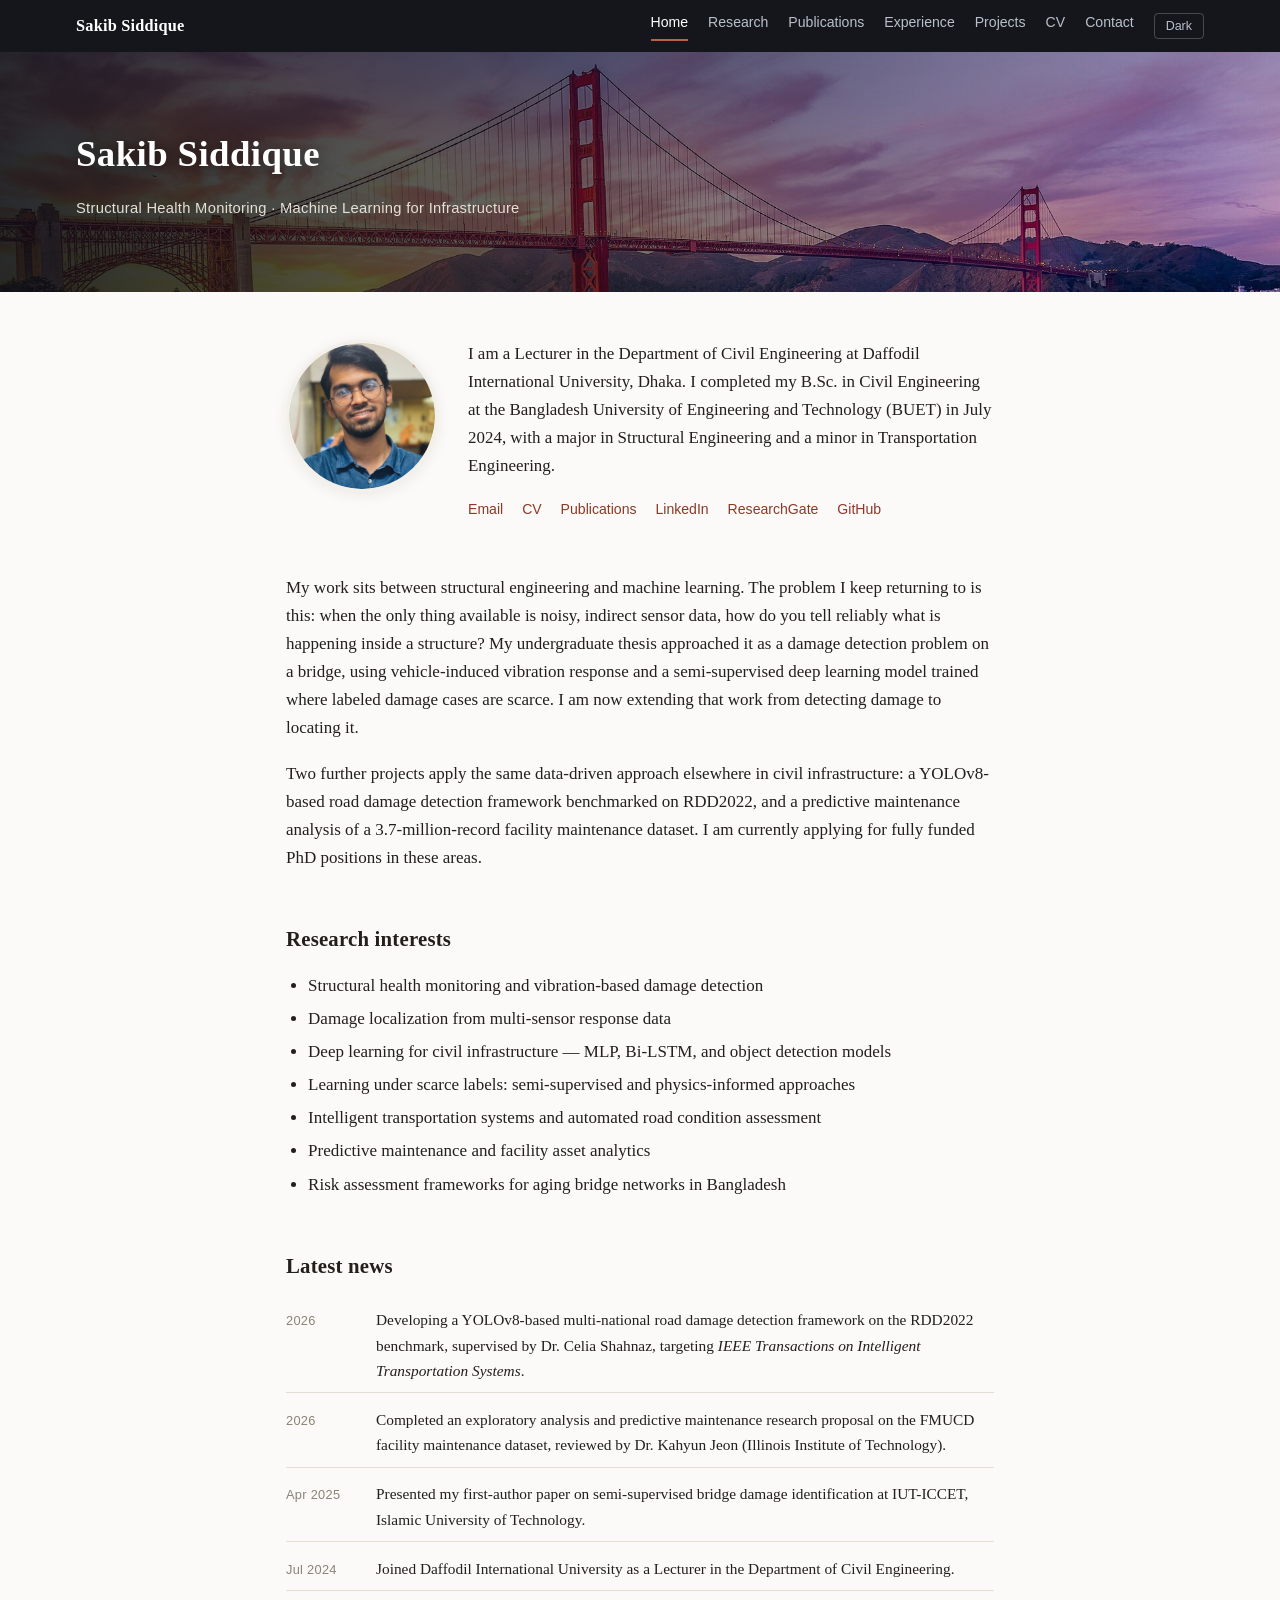
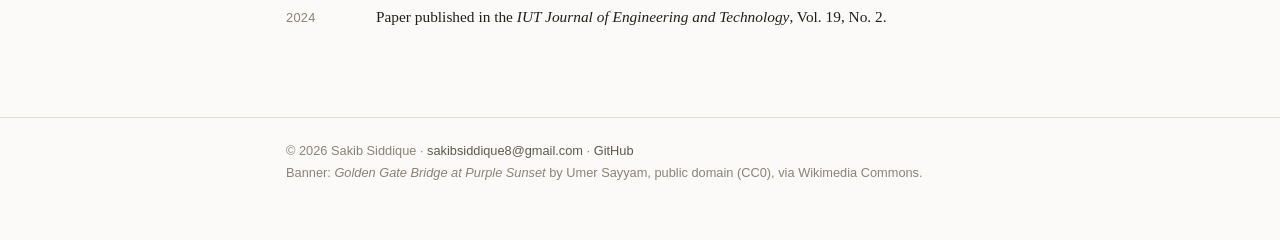
<file: index.html>
<!DOCTYPE html>
<html lang="en">
<head>
<meta charset="UTF-8">
<meta name="viewport" content="width=device-width, initial-scale=1.0">
<title>Sakib Siddique</title>
<meta name="description" content="Sakib Siddique — Lecturer in Civil Engineering at Daffodil International University. Research in structural health monitoring and machine learning for civil infrastructure.">
<link rel="stylesheet" href="assets/css/style.css">
<script>try{var t=localStorage.getItem('theme');if(t)document.documentElement.setAttribute('data-theme',t);}catch(e){}</script>
</head>
<body>

<nav class="nav">
  <div class="nav-inner">
    <a class="nav-brand" href="index.html">Sakib Siddique</a>
    <ul>
      <li><a href="index.html" aria-current="page">Home</a></li>
      <li><a href="research.html">Research</a></li>
      <li><a href="publications.html">Publications</a></li>
      <li><a href="experience.html">Experience</a></li>
      <li><a href="projects.html">Projects</a></li>
      <li><a href="cv.html">CV</a></li>
      <li><a href="contact.html">Contact</a></li>
    </ul>
    <button class="theme-toggle" type="button" onclick="toggleTheme()">Dark</button>
  </div>
</nav>

<header class="banner">
  <img src="assets/img/banner.jpg" alt="">
  <div class="banner-text">
    <h1>Sakib Siddique</h1>
    <p>Structural Health Monitoring &middot; Machine Learning for Infrastructure</p>
  </div>
</header>

<div class="wrap">
  <main>

    <div class="intro">
      <img src="assets/img/photo.jpg" alt="Sakib Siddique" onerror="this.style.display='none'">
      <div>
        <p class="lead">
          I am a Lecturer in the Department of Civil Engineering at Daffodil International
          University, Dhaka. I completed my B.Sc. in Civil Engineering at the Bangladesh
          University of Engineering and Technology (BUET) in July 2024, with a major in
          Structural Engineering and a minor in Transportation Engineering.
        </p>
        <p class="intro-links">
          <a href="mailto:sakibsiddique8@gmail.com">Email</a>
          <a href="assets/files/sakib_siddique_cv.pdf">CV</a>
          <a href="publications.html">Publications</a>
          <a href="https://www.linkedin.com/in/sakibsiddique/">LinkedIn</a>
          <a href="https://www.researchgate.net/profile/Sakib-Siddique-2/research">ResearchGate</a>
          <a href="https://github.com/sakibsiddique-ce">GitHub</a>
        </p>
      </div>
    </div>

    <p>
      My work sits between structural engineering and machine learning. The problem I keep
      returning to is this: when the only thing available is noisy, indirect sensor data, how
      do you tell reliably what is happening inside a structure? My undergraduate thesis
      approached it as a damage detection problem on a bridge, using vehicle-induced vibration
      response and a semi-supervised deep learning model trained where labeled damage cases are
      scarce. I am now extending that work from detecting damage to locating it.
    </p>

    <p>
      Two further projects apply the same data-driven approach elsewhere in civil
      infrastructure: a YOLOv8-based road damage detection framework benchmarked on RDD2022,
      and a predictive maintenance analysis of a 3.7-million-record facility maintenance
      dataset. I am currently applying for fully funded PhD positions in these areas.
    </p>

    <h2>Research interests</h2>
    <ul>
      <li>Structural health monitoring and vibration-based damage detection</li>
      <li>Damage localization from multi-sensor response data</li>
      <li>Deep learning for civil infrastructure &mdash; MLP, Bi-LSTM, and object detection models</li>
      <li>Learning under scarce labels: semi-supervised and physics-informed approaches</li>
      <li>Intelligent transportation systems and automated road condition assessment</li>
      <li>Predictive maintenance and facility asset analytics</li>
      <li>Risk assessment frameworks for aging bridge networks in Bangladesh</li>
    </ul>

    <h2>Latest news</h2>
    <ul class="news">
      <li>
        <span class="date">2026</span>
        <span>Developing a YOLOv8-based multi-national road damage detection framework on the RDD2022 benchmark, supervised by Dr. Celia Shahnaz, targeting <em>IEEE Transactions on Intelligent Transportation Systems</em>.</span>
      </li>
      <li>
        <span class="date">2026</span>
        <span>Completed an exploratory analysis and predictive maintenance research proposal on the FMUCD facility maintenance dataset, reviewed by Dr. Kahyun Jeon (Illinois Institute of Technology).</span>
      </li>
      <li>
        <span class="date">Apr 2025</span>
        <span>Presented my first-author paper on semi-supervised bridge damage identification at IUT-ICCET, Islamic University of Technology.</span>
      </li>
      <li>
        <span class="date">Jul 2024</span>
        <span>Joined Daffodil International University as a Lecturer in the Department of Civil Engineering.</span>
      </li>
      <li>
        <span class="date">2024</span>
        <span>Paper published in the <em>IUT Journal of Engineering and Technology</em>, Vol. 19, No. 2.</span>
      </li>
    </ul>

  </main>
</div>

<footer>
  <div class="wrap">
    &copy; 2026 Sakib Siddique &middot;
    <a href="mailto:sakibsiddique8@gmail.com">sakibsiddique8@gmail.com</a> &middot;
    <a href="https://github.com/sakibsiddique-ce">GitHub</a><br>
    Banner: <em>Golden Gate Bridge at Purple Sunset</em> by Umer Sayyam, public domain (CC0), via Wikimedia Commons.
  </div>
</footer>

<script src="assets/js/theme.js"></script>
</body>
</html>
</file>
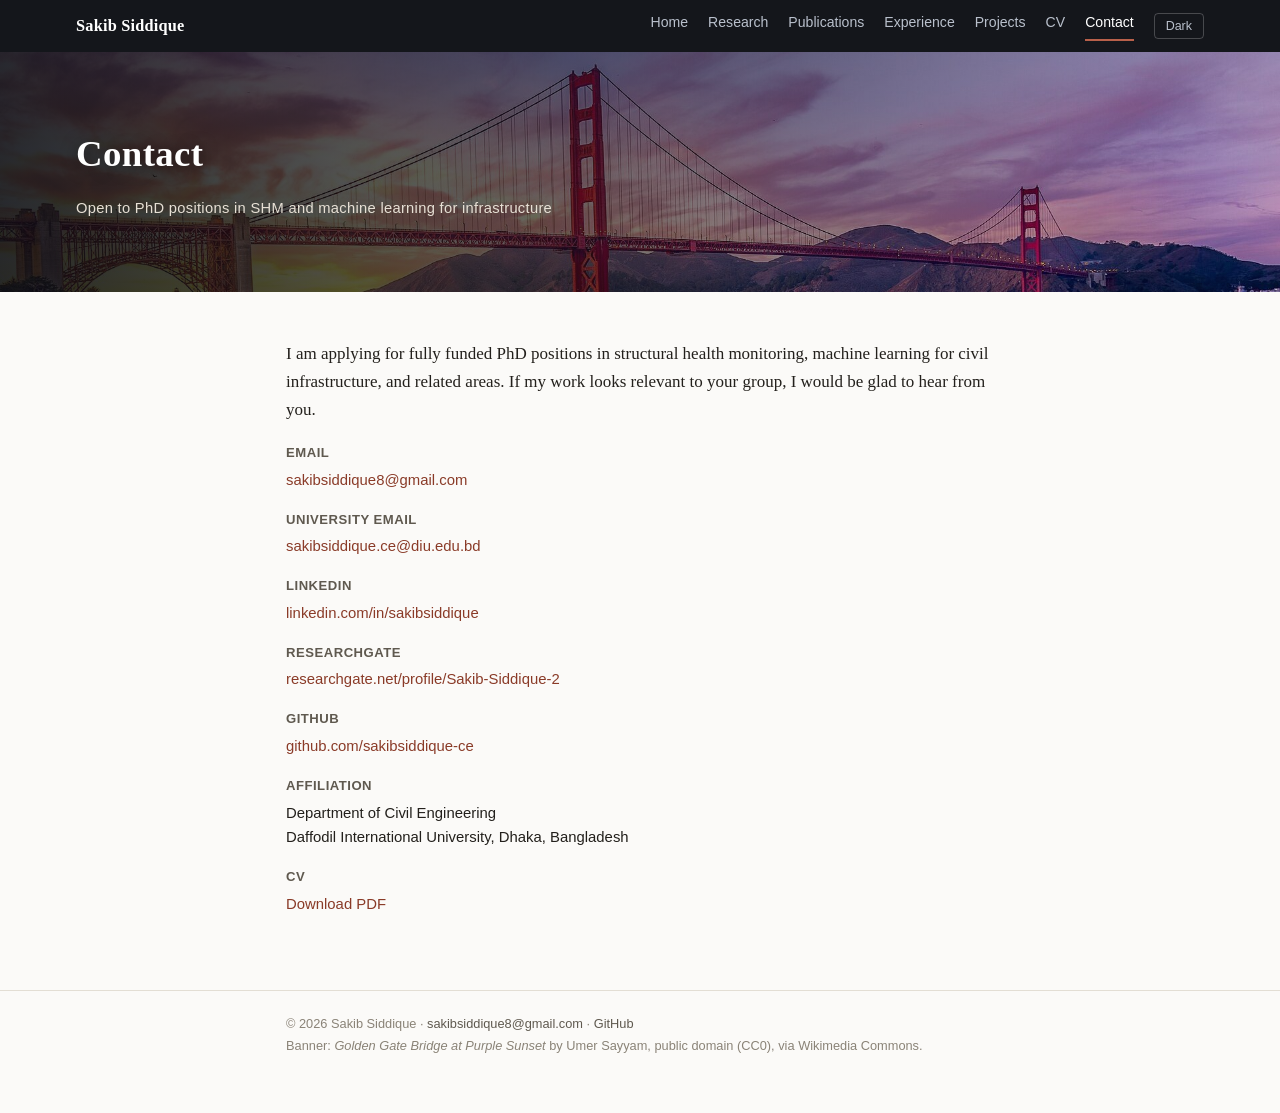
<file: contact.html>
<!DOCTYPE html>
<html lang="en">
<head>
<meta charset="UTF-8">
<meta name="viewport" content="width=device-width, initial-scale=1.0">
<title>Contact — Sakib Siddique</title>
<meta name="description" content="Contact details for Sakib Siddique, Lecturer in Civil Engineering, Daffodil International University.">
<link rel="stylesheet" href="assets/css/style.css">
<script>try{var t=localStorage.getItem('theme');if(t)document.documentElement.setAttribute('data-theme',t);}catch(e){}</script>
</head>
<body>

<nav class="nav">
  <div class="nav-inner">
    <a class="nav-brand" href="index.html">Sakib Siddique</a>
    <ul>
      <li><a href="index.html">Home</a></li>
      <li><a href="research.html">Research</a></li>
      <li><a href="publications.html">Publications</a></li>
      <li><a href="experience.html">Experience</a></li>
      <li><a href="projects.html">Projects</a></li>
      <li><a href="cv.html">CV</a></li>
      <li><a href="contact.html" aria-current="page">Contact</a></li>
    </ul>
    <button class="theme-toggle" type="button" onclick="toggleTheme()">Dark</button>
  </div>
</nav>

<header class="banner">
  <img src="assets/img/banner.jpg" alt="">
  <div class="banner-text">
    <h1>Contact</h1>
    <p>Open to PhD positions in SHM and machine learning for infrastructure</p>
  </div>
</header>

<div class="wrap">
  <main>

    <p>
      I am applying for fully funded PhD positions in structural health monitoring, machine
      learning for civil infrastructure, and related areas. If my work looks relevant to your
      group, I would be glad to hear from you.
    </p>

    <dl class="deflist">
      <dt>Email</dt>
      <dd><a href="mailto:sakibsiddique8@gmail.com">sakibsiddique8@gmail.com</a></dd>
      <dt>University email</dt>
      <dd><a href="mailto:sakibsiddique.ce@diu.edu.bd">sakibsiddique.ce@diu.edu.bd</a></dd>
      <dt>LinkedIn</dt>
      <dd><a href="https://www.linkedin.com/in/sakibsiddique/">linkedin.com/in/sakibsiddique</a></dd>
      <dt>ResearchGate</dt>
      <dd><a href="https://www.researchgate.net/profile/Sakib-Siddique-2/research">researchgate.net/profile/Sakib-Siddique-2</a></dd>
      <dt>GitHub</dt>
      <dd><a href="https://github.com/sakibsiddique-ce">github.com/sakibsiddique-ce</a></dd>
      <dt>Affiliation</dt>
      <dd>Department of Civil Engineering<br>Daffodil International University, Dhaka, Bangladesh</dd>
      <dt>CV</dt>
      <dd><a href="assets/files/sakib_siddique_cv.pdf">Download PDF</a></dd>
    </dl>

  </main>
</div>

<footer>
  <div class="wrap">
    &copy; 2026 Sakib Siddique &middot;
    <a href="mailto:sakibsiddique8@gmail.com">sakibsiddique8@gmail.com</a> &middot;
    <a href="https://github.com/sakibsiddique-ce">GitHub</a><br>
    Banner: <em>Golden Gate Bridge at Purple Sunset</em> by Umer Sayyam, public domain (CC0), via Wikimedia Commons.
  </div>
</footer>

<script src="assets/js/theme.js"></script>
</body>
</html>
</file>
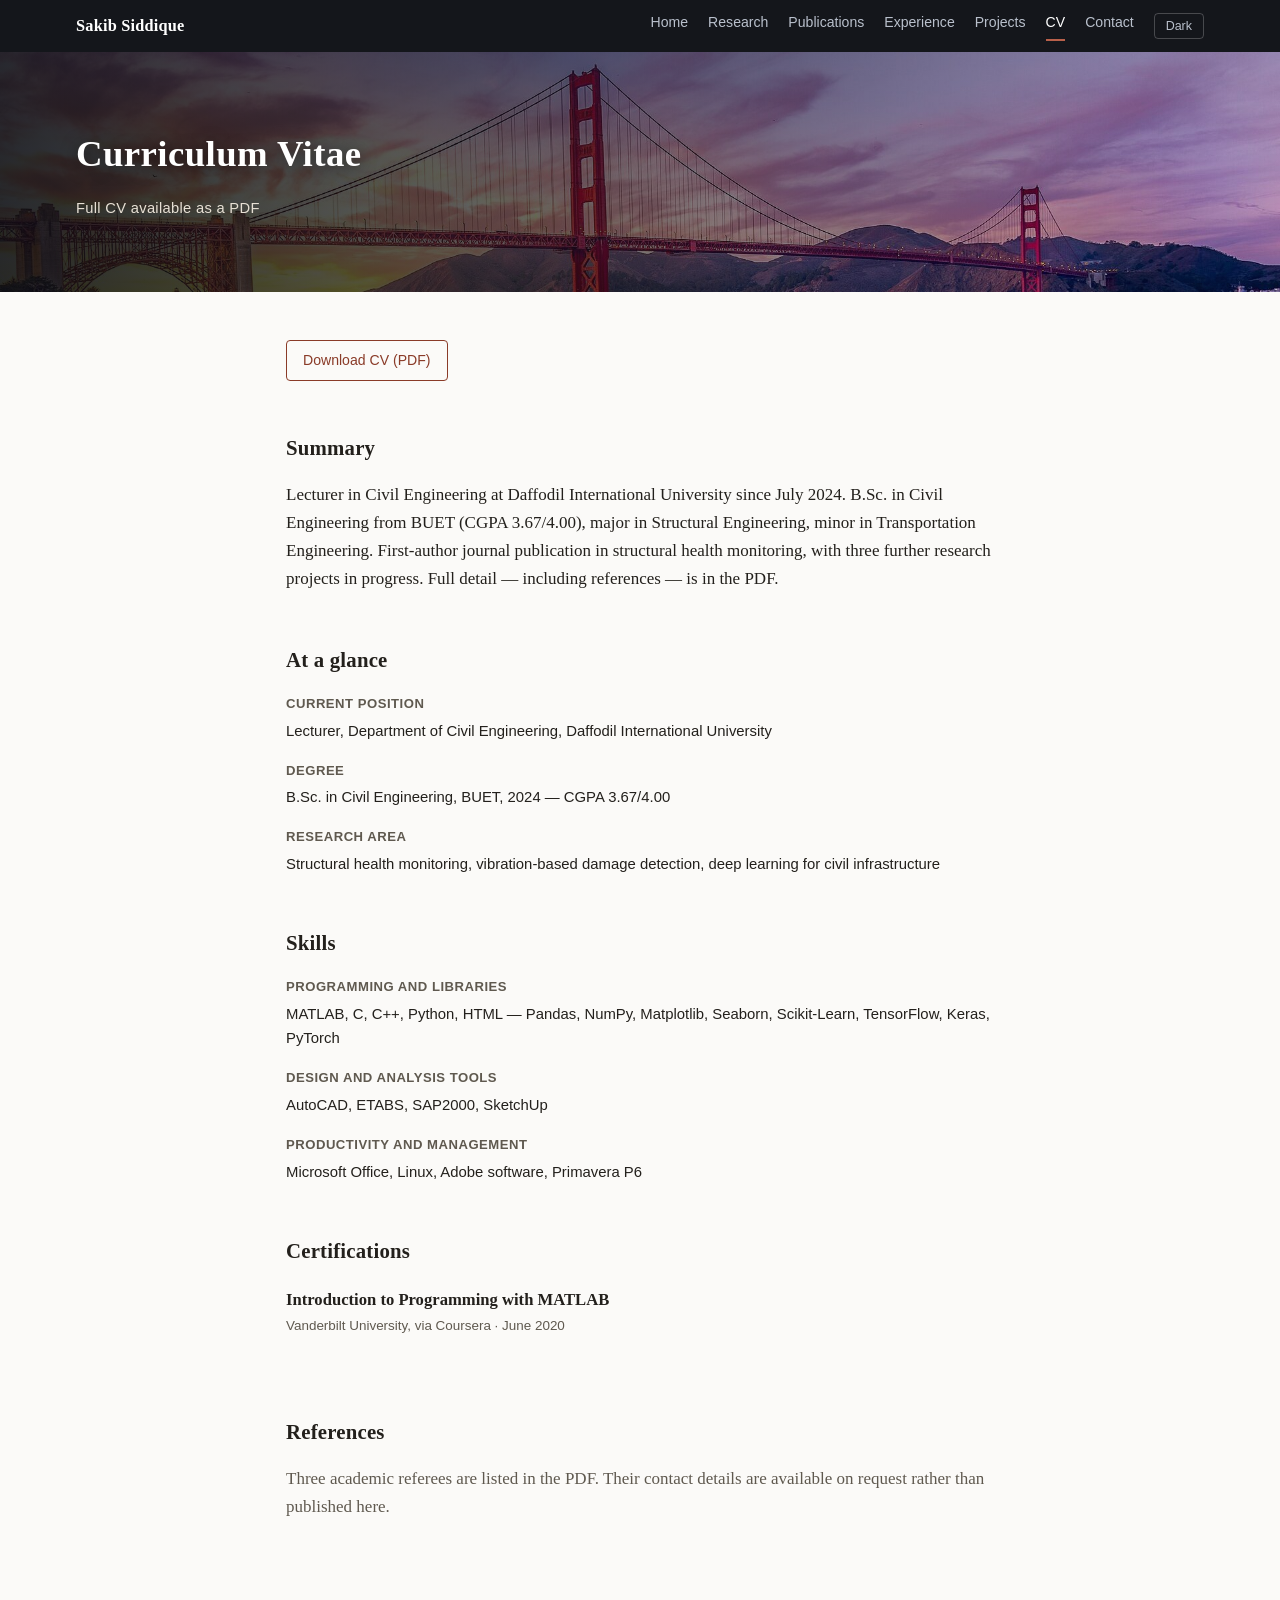
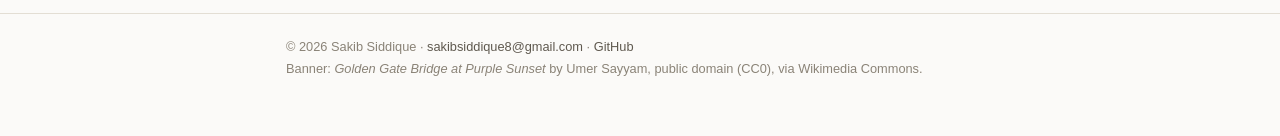
<file: cv.html>
<!DOCTYPE html>
<html lang="en">
<head>
<meta charset="UTF-8">
<meta name="viewport" content="width=device-width, initial-scale=1.0">
<title>CV — Sakib Siddique</title>
<meta name="description" content="Curriculum vitae of Sakib Siddique, Lecturer in Civil Engineering.">
<link rel="stylesheet" href="assets/css/style.css">
<script>try{var t=localStorage.getItem('theme');if(t)document.documentElement.setAttribute('data-theme',t);}catch(e){}</script>
</head>
<body>

<nav class="nav">
  <div class="nav-inner">
    <a class="nav-brand" href="index.html">Sakib Siddique</a>
    <ul>
      <li><a href="index.html">Home</a></li>
      <li><a href="research.html">Research</a></li>
      <li><a href="publications.html">Publications</a></li>
      <li><a href="experience.html">Experience</a></li>
      <li><a href="projects.html">Projects</a></li>
      <li><a href="cv.html" aria-current="page">CV</a></li>
      <li><a href="contact.html">Contact</a></li>
    </ul>
    <button class="theme-toggle" type="button" onclick="toggleTheme()">Dark</button>
  </div>
</nav>

<header class="banner">
  <img src="assets/img/banner.jpg" alt="">
  <div class="banner-text">
    <h1>Curriculum Vitae</h1>
    <p>Full CV available as a PDF</p>
  </div>
</header>

<div class="wrap">
  <main>

    <p><a class="btn" href="assets/files/sakib_siddique_cv.pdf">Download CV (PDF)</a></p>

    <h2>Summary</h2>
    <p>
      Lecturer in Civil Engineering at Daffodil International University since July 2024.
      B.Sc. in Civil Engineering from BUET (CGPA 3.67/4.00), major in Structural Engineering,
      minor in Transportation Engineering. First-author journal publication in structural health
      monitoring, with three further research projects in progress. Full detail &mdash;
      including references &mdash; is in the PDF.
    </p>

    <h2>At a glance</h2>
    <dl class="deflist">
      <dt>Current position</dt>
      <dd>Lecturer, Department of Civil Engineering, Daffodil International University</dd>
      <dt>Degree</dt>
      <dd>B.Sc. in Civil Engineering, BUET, 2024 &mdash; CGPA 3.67/4.00</dd>
      <dt>Research area</dt>
      <dd>Structural health monitoring, vibration-based damage detection, deep learning for civil infrastructure</dd>
    </dl>

    <h2>Skills</h2>
    <dl class="deflist">
      <dt>Programming and libraries</dt>
      <dd>MATLAB, C, C++, Python, HTML &mdash; Pandas, NumPy, Matplotlib, Seaborn, Scikit-Learn, TensorFlow, Keras, PyTorch</dd>
      <dt>Design and analysis tools</dt>
      <dd>AutoCAD, ETABS, SAP2000, SketchUp</dd>
      <dt>Productivity and management</dt>
      <dd>Microsoft Office, Linux, Adobe software, Primavera P6</dd>
    </dl>

    <h2>Certifications</h2>

    <div class="entry">
      <h3>Introduction to Programming with MATLAB</h3>
      <div class="meta">Vanderbilt University, via Coursera &middot; June 2020</div>
    </div>

    <h2>References</h2>
    <p class="muted">
      Three academic referees are listed in the PDF. Their contact details are available on
      request rather than published here.
    </p>

  </main>
</div>

<footer>
  <div class="wrap">
    &copy; 2026 Sakib Siddique &middot;
    <a href="mailto:sakibsiddique8@gmail.com">sakibsiddique8@gmail.com</a> &middot;
    <a href="https://github.com/sakibsiddique-ce">GitHub</a><br>
    Banner: <em>Golden Gate Bridge at Purple Sunset</em> by Umer Sayyam, public domain (CC0), via Wikimedia Commons.
  </div>
</footer>

<script src="assets/js/theme.js"></script>
</body>
</html>
</file>
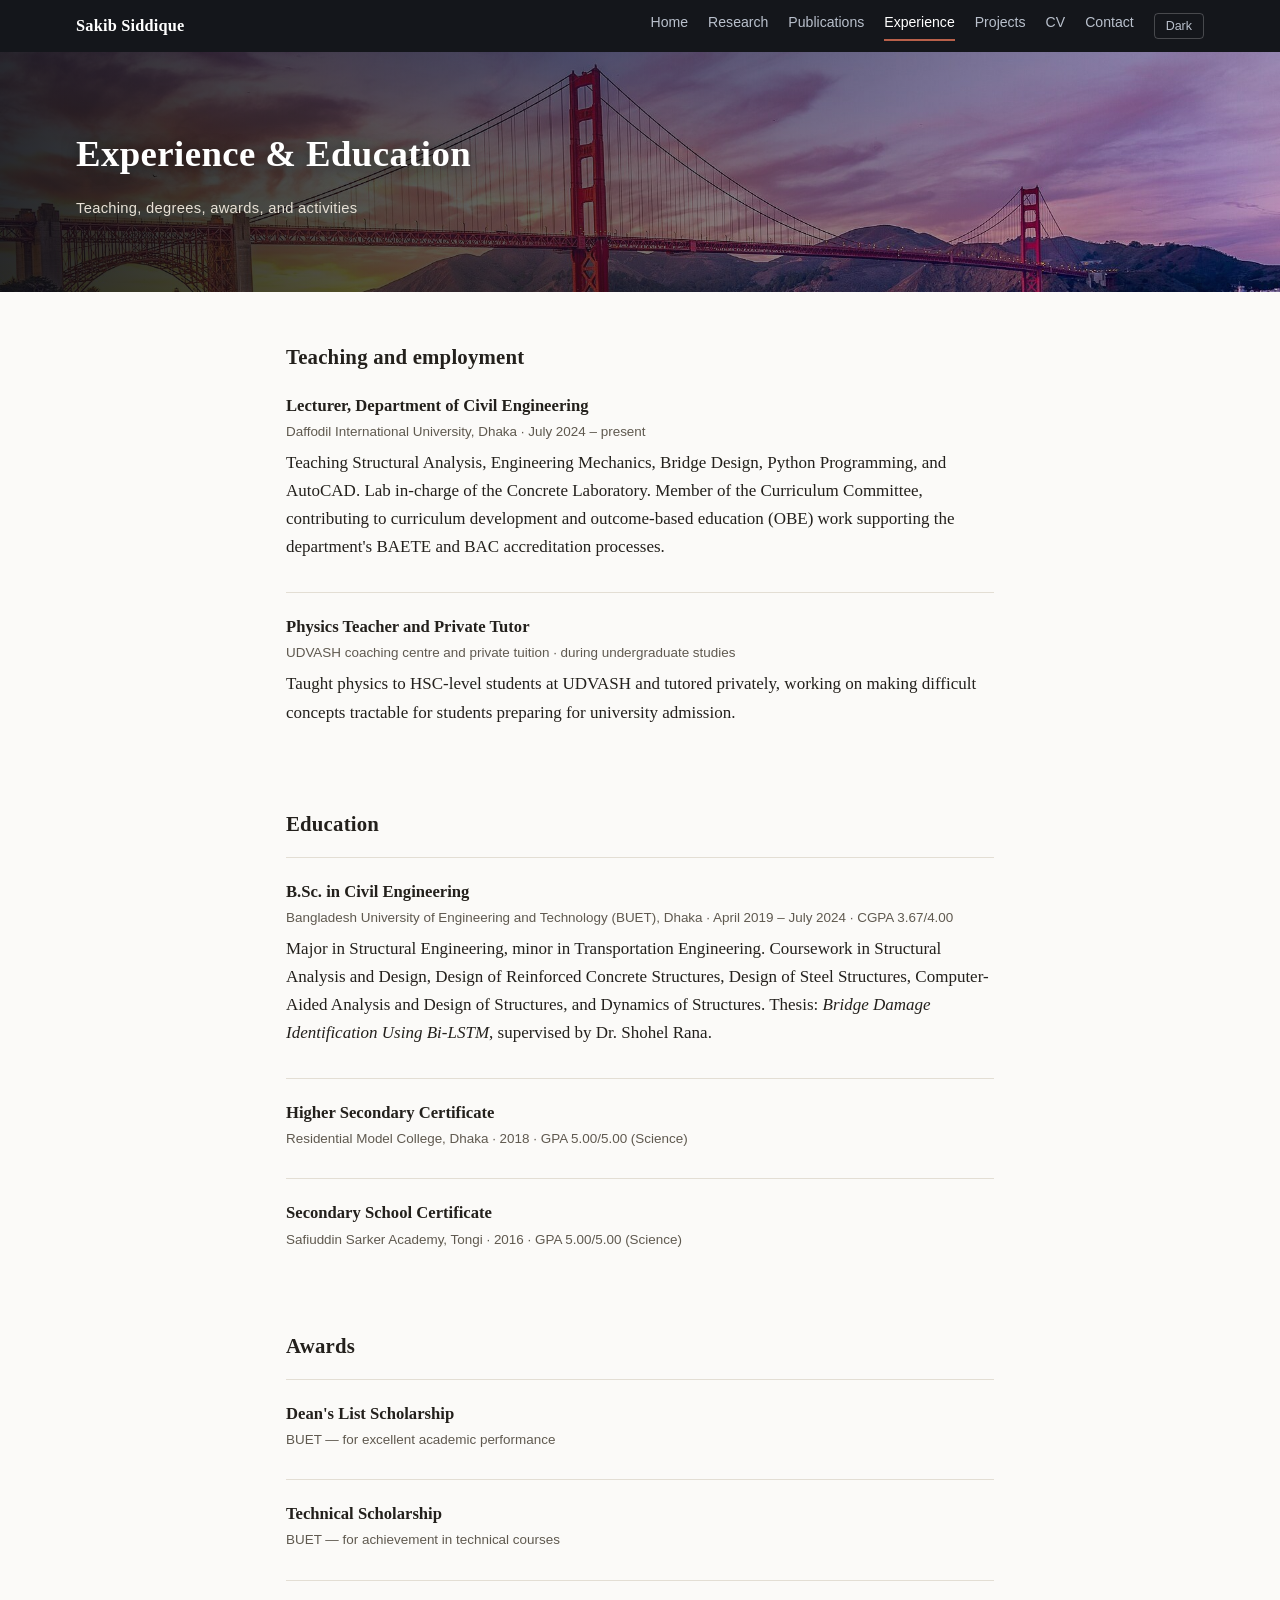
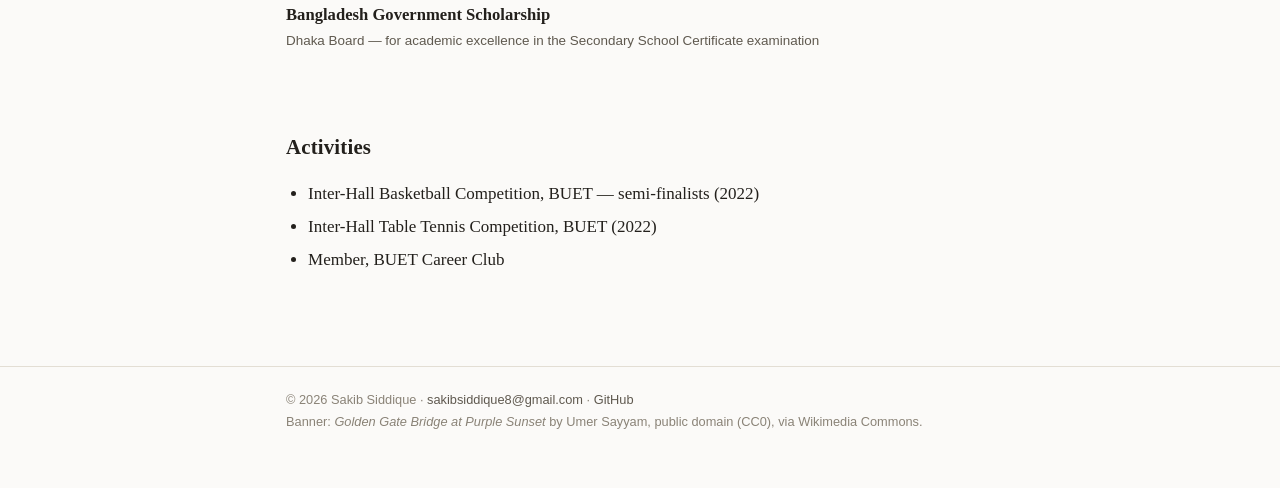
<file: experience.html>
<!DOCTYPE html>
<html lang="en">
<head>
<meta charset="UTF-8">
<meta name="viewport" content="width=device-width, initial-scale=1.0">
<title>Experience &amp; Education — Sakib Siddique</title>
<meta name="description" content="Teaching experience, education, awards, and activities of Sakib Siddique.">
<link rel="stylesheet" href="assets/css/style.css">
<script>try{var t=localStorage.getItem('theme');if(t)document.documentElement.setAttribute('data-theme',t);}catch(e){}</script>
</head>
<body>

<nav class="nav">
  <div class="nav-inner">
    <a class="nav-brand" href="index.html">Sakib Siddique</a>
    <ul>
      <li><a href="index.html">Home</a></li>
      <li><a href="research.html">Research</a></li>
      <li><a href="publications.html">Publications</a></li>
      <li><a href="experience.html" aria-current="page">Experience</a></li>
      <li><a href="projects.html">Projects</a></li>
      <li><a href="cv.html">CV</a></li>
      <li><a href="contact.html">Contact</a></li>
    </ul>
    <button class="theme-toggle" type="button" onclick="toggleTheme()">Dark</button>
  </div>
</nav>

<header class="banner">
  <img src="assets/img/banner.jpg" alt="">
  <div class="banner-text">
    <h1>Experience &amp; Education</h1>
    <p>Teaching, degrees, awards, and activities</p>
  </div>
</header>

<div class="wrap">
  <main>

    <h2>Teaching and employment</h2>

    <div class="entry">
      <h3>Lecturer, Department of Civil Engineering</h3>
      <div class="meta">Daffodil International University, Dhaka &middot; July 2024 &ndash; present</div>
      <p>
        Teaching Structural Analysis, Engineering Mechanics, Bridge Design, Python Programming,
        and AutoCAD. Lab in-charge of the Concrete Laboratory. Member of the Curriculum
        Committee, contributing to curriculum development and outcome-based education (OBE) work
        supporting the department's BAETE and BAC accreditation processes.
      </p>
    </div>

    <div class="entry">
      <h3>Physics Teacher and Private Tutor</h3>
      <div class="meta">UDVASH coaching centre and private tuition &middot; during undergraduate studies</div>
      <p>
        Taught physics to HSC-level students at UDVASH and tutored privately, working on making
        difficult concepts tractable for students preparing for university admission.
      </p>
    </div>

    <h2>Education</h2>

    <div class="entry">
      <h3>B.Sc. in Civil Engineering</h3>
      <div class="meta">Bangladesh University of Engineering and Technology (BUET), Dhaka &middot; April 2019 &ndash; July 2024 &middot; CGPA 3.67/4.00</div>
      <p>
        Major in Structural Engineering, minor in Transportation Engineering. Coursework in
        Structural Analysis and Design, Design of Reinforced Concrete Structures, Design of Steel
        Structures, Computer-Aided Analysis and Design of Structures, and Dynamics of Structures.
        Thesis: <em>Bridge Damage Identification Using Bi-LSTM</em>, supervised by Dr. Shohel Rana.
      </p>
    </div>

    <div class="entry">
      <h3>Higher Secondary Certificate</h3>
      <div class="meta">Residential Model College, Dhaka &middot; 2018 &middot; GPA 5.00/5.00 (Science)</div>
    </div>

    <div class="entry">
      <h3>Secondary School Certificate</h3>
      <div class="meta">Safiuddin Sarker Academy, Tongi &middot; 2016 &middot; GPA 5.00/5.00 (Science)</div>
    </div>

    <h2>Awards</h2>

    <div class="entry">
      <h3>Dean's List Scholarship</h3>
      <div class="meta">BUET &mdash; for excellent academic performance</div>
    </div>

    <div class="entry">
      <h3>Technical Scholarship</h3>
      <div class="meta">BUET &mdash; for achievement in technical courses</div>
    </div>

    <div class="entry">
      <h3>Bangladesh Government Scholarship</h3>
      <div class="meta">Dhaka Board &mdash; for academic excellence in the Secondary School Certificate examination</div>
    </div>

    <h2>Activities</h2>
    <ul>
      <li>Inter-Hall Basketball Competition, BUET &mdash; semi-finalists (2022)</li>
      <li>Inter-Hall Table Tennis Competition, BUET (2022)</li>
      <li>Member, BUET Career Club</li>
    </ul>

  </main>
</div>

<footer>
  <div class="wrap">
    &copy; 2026 Sakib Siddique &middot;
    <a href="mailto:sakibsiddique8@gmail.com">sakibsiddique8@gmail.com</a> &middot;
    <a href="https://github.com/sakibsiddique-ce">GitHub</a><br>
    Banner: <em>Golden Gate Bridge at Purple Sunset</em> by Umer Sayyam, public domain (CC0), via Wikimedia Commons.
  </div>
</footer>

<script src="assets/js/theme.js"></script>
</body>
</html>
</file>
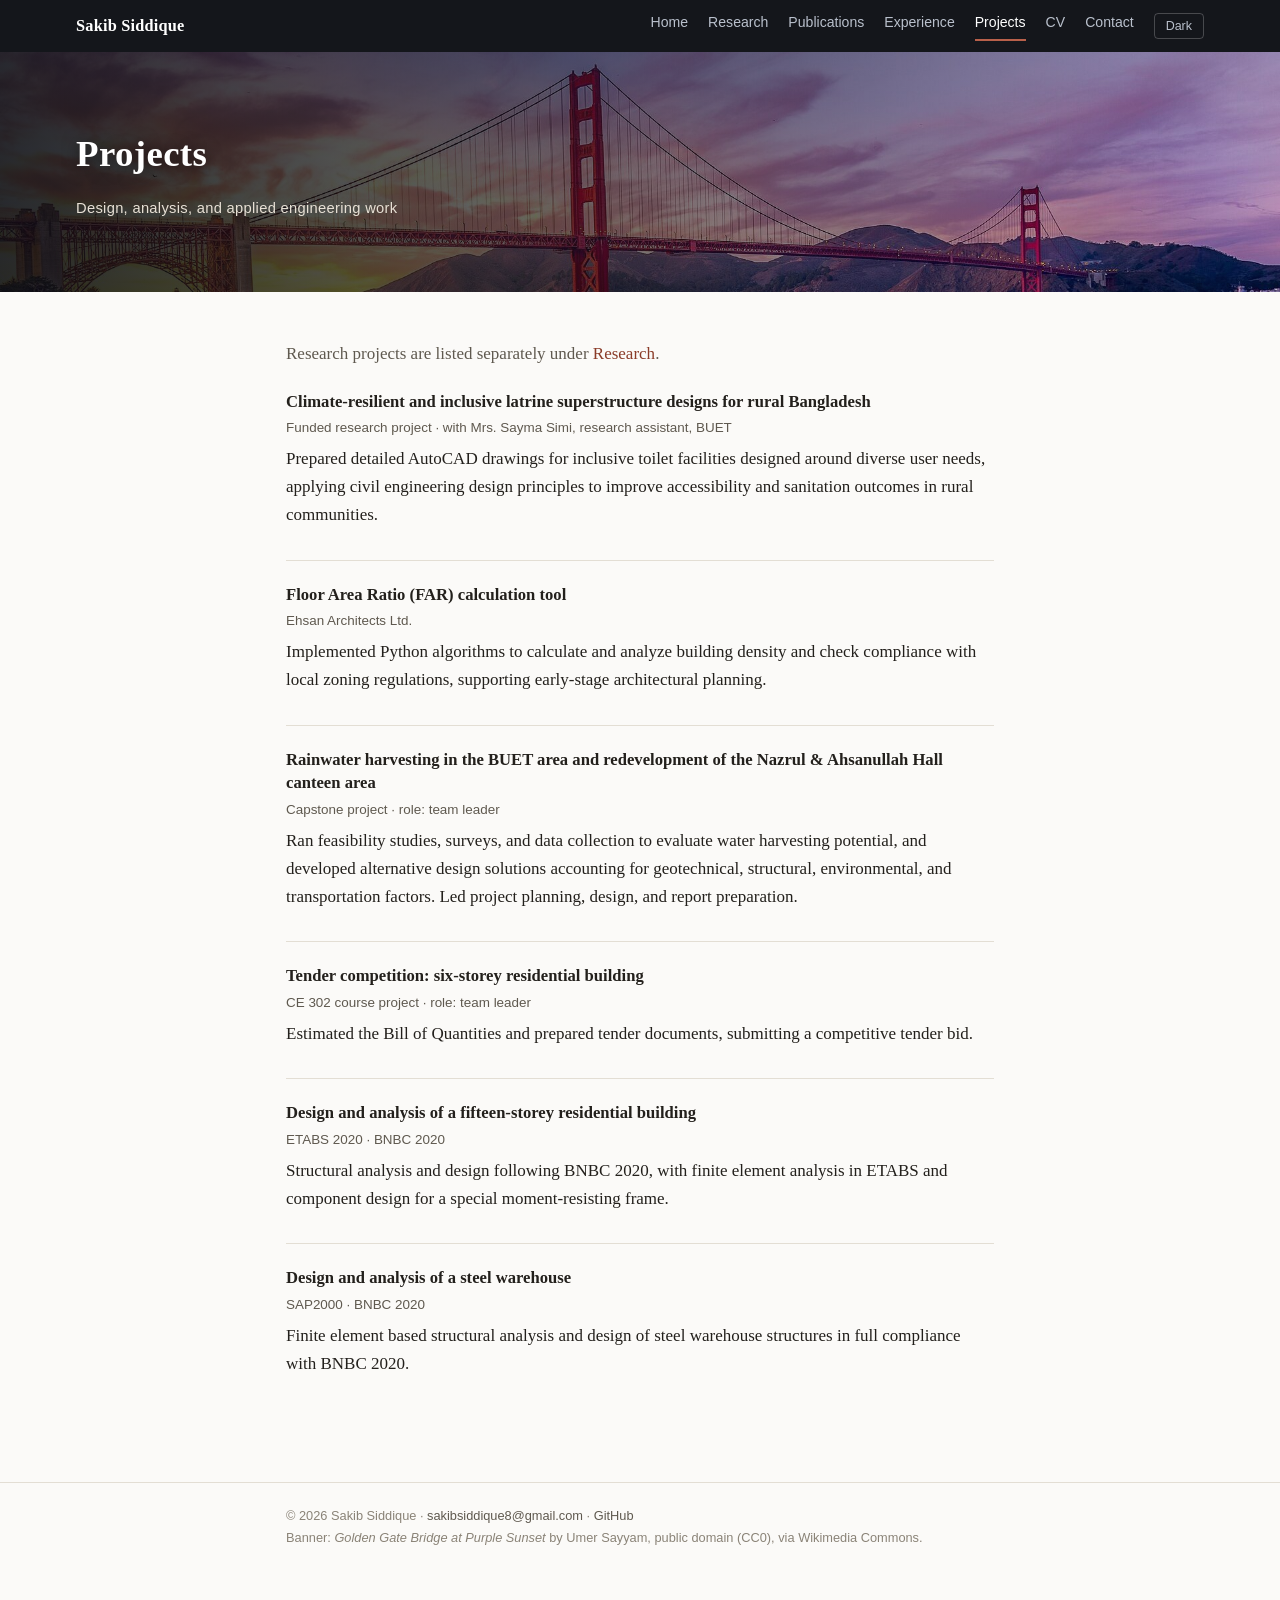
<file: projects.html>
<!DOCTYPE html>
<html lang="en">
<head>
<meta charset="UTF-8">
<meta name="viewport" content="width=device-width, initial-scale=1.0">
<title>Projects — Sakib Siddique</title>
<meta name="description" content="Structural design, analysis, and engineering projects by Sakib Siddique.">
<link rel="stylesheet" href="assets/css/style.css">
<script>try{var t=localStorage.getItem('theme');if(t)document.documentElement.setAttribute('data-theme',t);}catch(e){}</script>
</head>
<body>

<nav class="nav">
  <div class="nav-inner">
    <a class="nav-brand" href="index.html">Sakib Siddique</a>
    <ul>
      <li><a href="index.html">Home</a></li>
      <li><a href="research.html">Research</a></li>
      <li><a href="publications.html">Publications</a></li>
      <li><a href="experience.html">Experience</a></li>
      <li><a href="projects.html" aria-current="page">Projects</a></li>
      <li><a href="cv.html">CV</a></li>
      <li><a href="contact.html">Contact</a></li>
    </ul>
    <button class="theme-toggle" type="button" onclick="toggleTheme()">Dark</button>
  </div>
</nav>

<header class="banner">
  <img src="assets/img/banner.jpg" alt="">
  <div class="banner-text">
    <h1>Projects</h1>
    <p>Design, analysis, and applied engineering work</p>
  </div>
</header>

<div class="wrap">
  <main>

    <p class="muted">
      Research projects are listed separately under <a href="research.html">Research</a>.
    </p>

    <div class="entry">
      <h3>Climate-resilient and inclusive latrine superstructure designs for rural Bangladesh</h3>
      <div class="meta">Funded research project &middot; with Mrs. Sayma Simi, research assistant, BUET</div>
      <p>
        Prepared detailed AutoCAD drawings for inclusive toilet facilities designed around
        diverse user needs, applying civil engineering design principles to improve accessibility
        and sanitation outcomes in rural communities.
      </p>
    </div>

    <div class="entry">
      <h3>Floor Area Ratio (FAR) calculation tool</h3>
      <div class="meta">Ehsan Architects Ltd.</div>
      <p>
        Implemented Python algorithms to calculate and analyze building density and check
        compliance with local zoning regulations, supporting early-stage architectural planning.
      </p>
    </div>

    <div class="entry">
      <h3>Rainwater harvesting in the BUET area and redevelopment of the Nazrul &amp; Ahsanullah Hall canteen area</h3>
      <div class="meta">Capstone project &middot; role: team leader</div>
      <p>
        Ran feasibility studies, surveys, and data collection to evaluate water harvesting
        potential, and developed alternative design solutions accounting for geotechnical,
        structural, environmental, and transportation factors. Led project planning, design, and
        report preparation.
      </p>
    </div>

    <div class="entry">
      <h3>Tender competition: six-storey residential building</h3>
      <div class="meta">CE 302 course project &middot; role: team leader</div>
      <p>
        Estimated the Bill of Quantities and prepared tender documents, submitting a competitive
        tender bid.
      </p>
    </div>

    <div class="entry">
      <h3>Design and analysis of a fifteen-storey residential building</h3>
      <div class="meta">ETABS 2020 &middot; BNBC 2020</div>
      <p>
        Structural analysis and design following BNBC 2020, with finite element analysis in
        ETABS and component design for a special moment-resisting frame.
      </p>
    </div>

    <div class="entry">
      <h3>Design and analysis of a steel warehouse</h3>
      <div class="meta">SAP2000 &middot; BNBC 2020</div>
      <p>
        Finite element based structural analysis and design of steel warehouse structures in
        full compliance with BNBC 2020.
      </p>
    </div>

  </main>
</div>

<footer>
  <div class="wrap">
    &copy; 2026 Sakib Siddique &middot;
    <a href="mailto:sakibsiddique8@gmail.com">sakibsiddique8@gmail.com</a> &middot;
    <a href="https://github.com/sakibsiddique-ce">GitHub</a><br>
    Banner: <em>Golden Gate Bridge at Purple Sunset</em> by Umer Sayyam, public domain (CC0), via Wikimedia Commons.
  </div>
</footer>

<script src="assets/js/theme.js"></script>
</body>
</html>
</file>
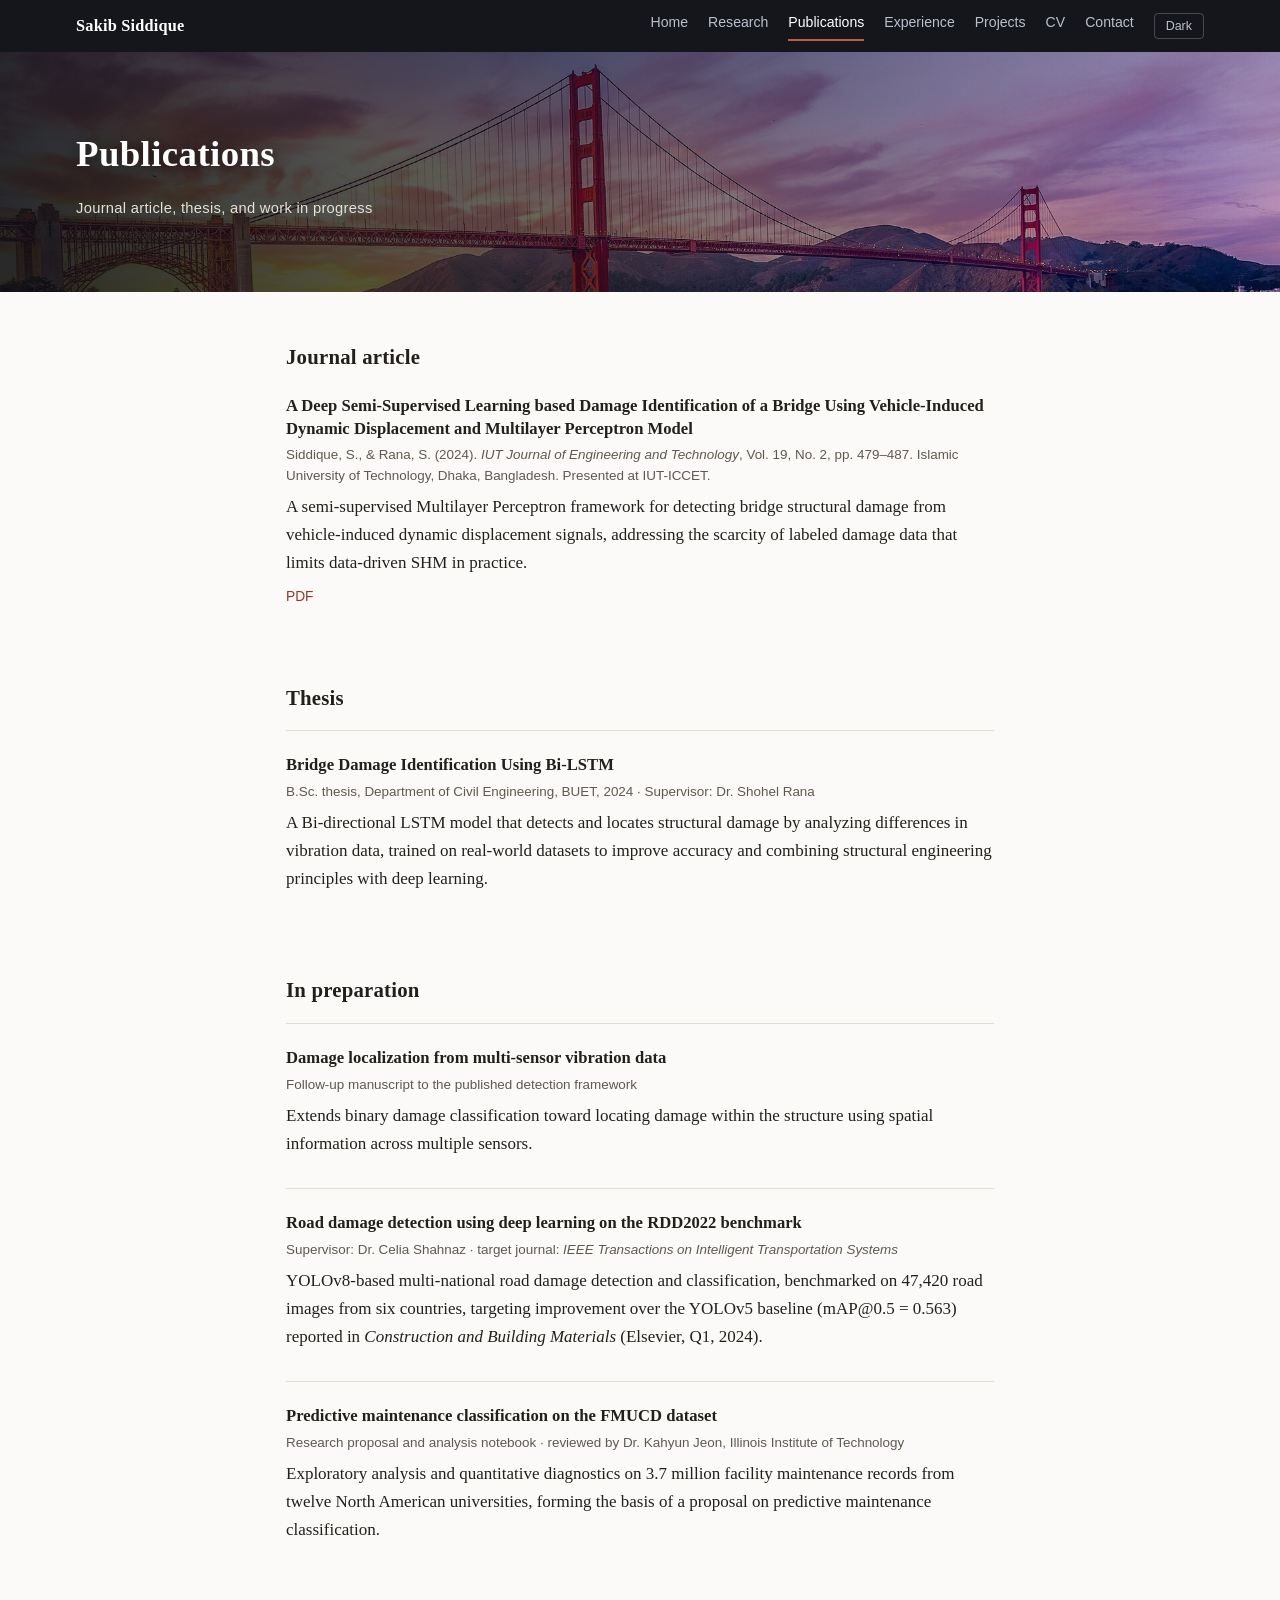
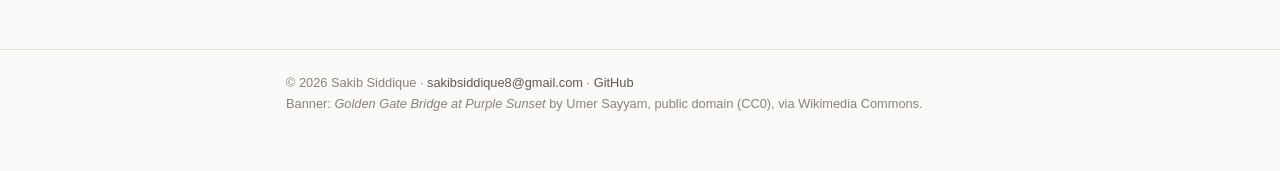
<file: publications.html>
<!DOCTYPE html>
<html lang="en">
<head>
<meta charset="UTF-8">
<meta name="viewport" content="width=device-width, initial-scale=1.0">
<title>Publications — Sakib Siddique</title>
<meta name="description" content="Publications by Sakib Siddique, including work on semi-supervised bridge damage identification.">
<link rel="stylesheet" href="assets/css/style.css">
<script>try{var t=localStorage.getItem('theme');if(t)document.documentElement.setAttribute('data-theme',t);}catch(e){}</script>
</head>
<body>

<nav class="nav">
  <div class="nav-inner">
    <a class="nav-brand" href="index.html">Sakib Siddique</a>
    <ul>
      <li><a href="index.html">Home</a></li>
      <li><a href="research.html">Research</a></li>
      <li><a href="publications.html" aria-current="page">Publications</a></li>
      <li><a href="experience.html">Experience</a></li>
      <li><a href="projects.html">Projects</a></li>
      <li><a href="cv.html">CV</a></li>
      <li><a href="contact.html">Contact</a></li>
    </ul>
    <button class="theme-toggle" type="button" onclick="toggleTheme()">Dark</button>
  </div>
</nav>

<header class="banner">
  <img src="assets/img/banner.jpg" alt="">
  <div class="banner-text">
    <h1>Publications</h1>
    <p>Journal article, thesis, and work in progress</p>
  </div>
</header>

<div class="wrap">
  <main>

    <h2>Journal article</h2>

    <div class="entry">
      <h3>A Deep Semi-Supervised Learning based Damage Identification of a Bridge Using Vehicle-Induced Dynamic Displacement and Multilayer Perceptron Model</h3>
      <div class="meta">
        Siddique, S., &amp; Rana, S. (2024). <em>IUT Journal of Engineering and Technology</em>,
        Vol. 19, No. 2, pp. 479&ndash;487. Islamic University of Technology, Dhaka, Bangladesh.
        Presented at IUT-ICCET.
      </div>
      <p>
        A semi-supervised Multilayer Perceptron framework for detecting bridge structural damage
        from vehicle-induced dynamic displacement signals, addressing the scarcity of labeled
        damage data that limits data-driven SHM in practice.
      </p>
      <div class="links">
        <a href="assets/files/siddique_rana_2024_iut_jet.pdf">PDF</a>
      </div>
    </div>

    <h2>Thesis</h2>

    <div class="entry">
      <h3>Bridge Damage Identification Using Bi-LSTM</h3>
      <div class="meta">B.Sc. thesis, Department of Civil Engineering, BUET, 2024 &middot; Supervisor: Dr. Shohel Rana</div>
      <p>
        A Bi-directional LSTM model that detects and locates structural damage by analyzing
        differences in vibration data, trained on real-world datasets to improve accuracy and
        combining structural engineering principles with deep learning.
      </p>
    </div>

    <h2>In preparation</h2>

    <div class="entry">
      <h3>Damage localization from multi-sensor vibration data</h3>
      <div class="meta">Follow-up manuscript to the published detection framework</div>
      <p>
        Extends binary damage classification toward locating damage within the structure using
        spatial information across multiple sensors.
      </p>
    </div>

    <div class="entry">
      <h3>Road damage detection using deep learning on the RDD2022 benchmark</h3>
      <div class="meta">Supervisor: Dr. Celia Shahnaz &middot; target journal: <em>IEEE Transactions on Intelligent Transportation Systems</em></div>
      <p>
        YOLOv8-based multi-national road damage detection and classification, benchmarked on
        47,420 road images from six countries, targeting improvement over the YOLOv5 baseline
        (mAP@0.5 = 0.563) reported in <em>Construction and Building Materials</em> (Elsevier, Q1, 2024).
      </p>
    </div>

    <div class="entry">
      <h3>Predictive maintenance classification on the FMUCD dataset</h3>
      <div class="meta">Research proposal and analysis notebook &middot; reviewed by Dr. Kahyun Jeon, Illinois Institute of Technology</div>
      <p>
        Exploratory analysis and quantitative diagnostics on 3.7 million facility maintenance
        records from twelve North American universities, forming the basis of a proposal on
        predictive maintenance classification.
      </p>
    </div>

  </main>
</div>

<footer>
  <div class="wrap">
    &copy; 2026 Sakib Siddique &middot;
    <a href="mailto:sakibsiddique8@gmail.com">sakibsiddique8@gmail.com</a> &middot;
    <a href="https://github.com/sakibsiddique-ce">GitHub</a><br>
    Banner: <em>Golden Gate Bridge at Purple Sunset</em> by Umer Sayyam, public domain (CC0), via Wikimedia Commons.
  </div>
</footer>

<script src="assets/js/theme.js"></script>
</body>
</html>
</file>
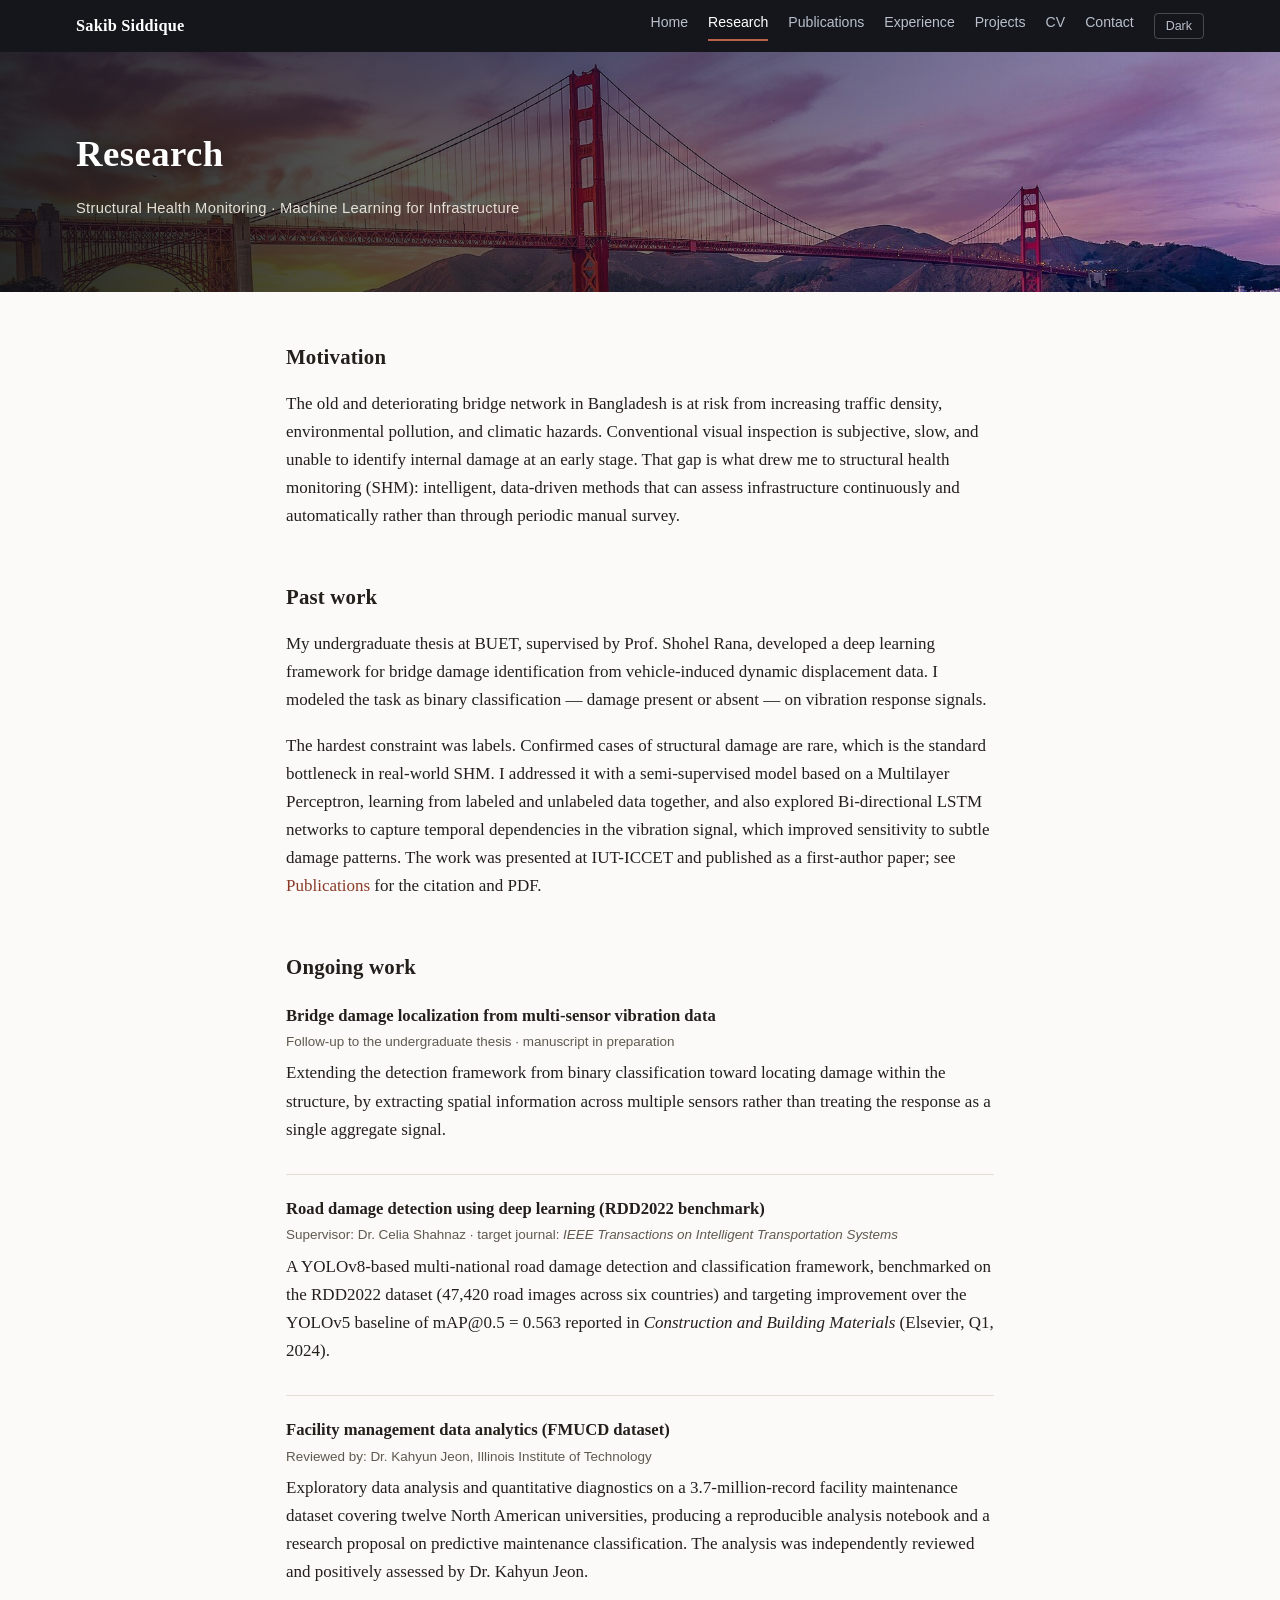
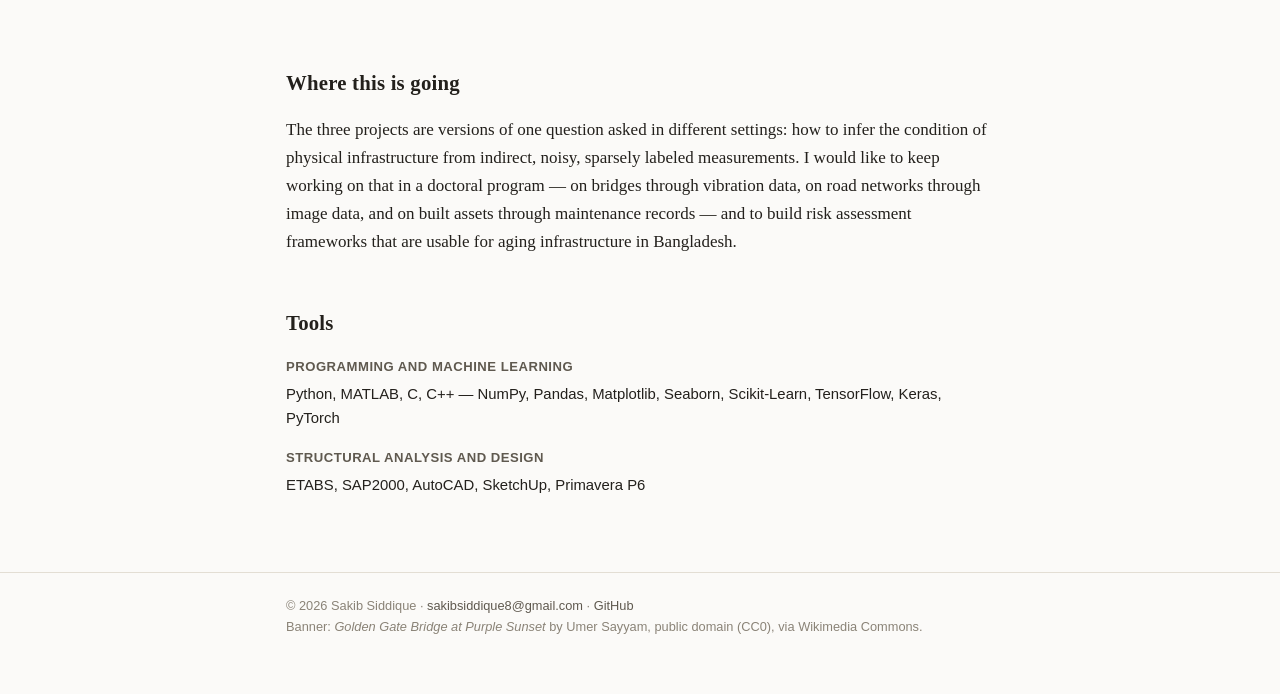
<file: research.html>
<!DOCTYPE html>
<html lang="en">
<head>
<meta charset="UTF-8">
<meta name="viewport" content="width=device-width, initial-scale=1.0">
<title>Research — Sakib Siddique</title>
<meta name="description" content="Research on structural health monitoring, vibration-based damage detection, and deep learning for civil infrastructure.">
<link rel="stylesheet" href="assets/css/style.css">
<script>try{var t=localStorage.getItem('theme');if(t)document.documentElement.setAttribute('data-theme',t);}catch(e){}</script>
</head>
<body>

<nav class="nav">
  <div class="nav-inner">
    <a class="nav-brand" href="index.html">Sakib Siddique</a>
    <ul>
      <li><a href="index.html">Home</a></li>
      <li><a href="research.html" aria-current="page">Research</a></li>
      <li><a href="publications.html">Publications</a></li>
      <li><a href="experience.html">Experience</a></li>
      <li><a href="projects.html">Projects</a></li>
      <li><a href="cv.html">CV</a></li>
      <li><a href="contact.html">Contact</a></li>
    </ul>
    <button class="theme-toggle" type="button" onclick="toggleTheme()">Dark</button>
  </div>
</nav>

<header class="banner">
  <img src="assets/img/banner.jpg" alt="">
  <div class="banner-text">
    <h1>Research</h1>
    <p>Structural Health Monitoring &middot; Machine Learning for Infrastructure</p>
  </div>
</header>

<div class="wrap">
  <main>

    <h2>Motivation</h2>
    <p>
      The old and deteriorating bridge network in Bangladesh is at risk from increasing traffic
      density, environmental pollution, and climatic hazards. Conventional visual inspection is
      subjective, slow, and unable to identify internal damage at an early stage. That gap is
      what drew me to structural health monitoring (SHM): intelligent, data-driven methods that
      can assess infrastructure continuously and automatically rather than through periodic
      manual survey.
    </p>

    <h2>Past work</h2>
    <p>
      My undergraduate thesis at BUET, supervised by Prof. Shohel Rana, developed a deep
      learning framework for bridge damage identification from vehicle-induced dynamic
      displacement data. I modeled the task as binary classification &mdash; damage present or
      absent &mdash; on vibration response signals.
    </p>
    <p>
      The hardest constraint was labels. Confirmed cases of structural damage are rare, which is
      the standard bottleneck in real-world SHM. I addressed it with a semi-supervised model
      based on a Multilayer Perceptron, learning from labeled and unlabeled data together, and
      also explored Bi-directional LSTM networks to capture temporal dependencies in the
      vibration signal, which improved sensitivity to subtle damage patterns. The work was
      presented at IUT-ICCET and published as a first-author paper; see
      <a href="publications.html">Publications</a> for the citation and PDF.
    </p>

    <h2>Ongoing work</h2>

    <div class="entry">
      <h3>Bridge damage localization from multi-sensor vibration data</h3>
      <div class="meta">Follow-up to the undergraduate thesis &middot; manuscript in preparation</div>
      <p>
        Extending the detection framework from binary classification toward locating damage
        within the structure, by extracting spatial information across multiple sensors rather
        than treating the response as a single aggregate signal.
      </p>
    </div>

    <div class="entry">
      <h3>Road damage detection using deep learning (RDD2022 benchmark)</h3>
      <div class="meta">Supervisor: Dr. Celia Shahnaz &middot; target journal: <em>IEEE Transactions on Intelligent Transportation Systems</em></div>
      <p>
        A YOLOv8-based multi-national road damage detection and classification framework,
        benchmarked on the RDD2022 dataset (47,420 road images across six countries) and
        targeting improvement over the YOLOv5 baseline of mAP@0.5 = 0.563 reported in
        <em>Construction and Building Materials</em> (Elsevier, Q1, 2024).
      </p>
    </div>

    <div class="entry">
      <h3>Facility management data analytics (FMUCD dataset)</h3>
      <div class="meta">Reviewed by: Dr. Kahyun Jeon, Illinois Institute of Technology</div>
      <p>
        Exploratory data analysis and quantitative diagnostics on a 3.7-million-record facility
        maintenance dataset covering twelve North American universities, producing a reproducible
        analysis notebook and a research proposal on predictive maintenance classification. The
        analysis was independently reviewed and positively assessed by Dr. Kahyun Jeon.
      </p>
    </div>

    <h2>Where this is going</h2>
    <p>
      The three projects are versions of one question asked in different settings: how to infer
      the condition of physical infrastructure from indirect, noisy, sparsely labeled
      measurements. I would like to keep working on that in a doctoral program &mdash; on bridges
      through vibration data, on road networks through image data, and on built assets through
      maintenance records &mdash; and to build risk assessment frameworks that are usable for
      aging infrastructure in Bangladesh.
    </p>

    <h2>Tools</h2>
    <dl class="deflist">
      <dt>Programming and machine learning</dt>
      <dd>Python, MATLAB, C, C++ &mdash; NumPy, Pandas, Matplotlib, Seaborn, Scikit-Learn, TensorFlow, Keras, PyTorch</dd>
      <dt>Structural analysis and design</dt>
      <dd>ETABS, SAP2000, AutoCAD, SketchUp, Primavera P6</dd>
    </dl>

  </main>
</div>

<footer>
  <div class="wrap">
    &copy; 2026 Sakib Siddique &middot;
    <a href="mailto:sakibsiddique8@gmail.com">sakibsiddique8@gmail.com</a> &middot;
    <a href="https://github.com/sakibsiddique-ce">GitHub</a><br>
    Banner: <em>Golden Gate Bridge at Purple Sunset</em> by Umer Sayyam, public domain (CC0), via Wikimedia Commons.
  </div>
</footer>

<script src="assets/js/theme.js"></script>
</body>
</html>
</file>
<file: assets/css/style.css>
/* ==========================================================================
   Sakib Siddique — academic site
   One stylesheet. Light theme on :root, dark theme redefines the same tokens.
   ========================================================================== */

:root {
  --bg: #fbfaf8;
  --bg-alt: #f3f0ea;
  --text: #23201c;
  --text-muted: #5f594f;
  --text-faint: #8a8377;
  --accent: #8a3b28;
  --accent-soft: #b8604a;
  --border: #e3ded4;
  --nav-bg: #14161b;
  --nav-text: #b9c0cc;
  --nav-text-active: #ffffff;
  --shadow: rgba(35, 32, 28, .08);

  --serif: "Iowan Old Style", "Palatino Linotype", Palatino, Georgia, serif;
  --sans: -apple-system, BlinkMacSystemFont, "Segoe UI", Roboto, "Helvetica Neue", Arial, sans-serif;
  --measure: 760px;
}

@media (prefers-color-scheme: dark) {
  :root:not([data-theme="light"]) {
    --bg: #15171c;
    --bg-alt: #1c1f26;
    --text: #e4e1db;
    --text-muted: #a5a096;
    --text-faint: #7c766c;
    --accent: #d98a6a;
    --accent-soft: #e0a184;
    --border: #2b2f38;
    --nav-bg: #0e1014;
    --shadow: rgba(0, 0, 0, .4);
  }
}

:root[data-theme="dark"] {
  --bg: #15171c;
  --bg-alt: #1c1f26;
  --text: #e4e1db;
  --text-muted: #a5a096;
  --text-faint: #7c766c;
  --accent: #d98a6a;
  --accent-soft: #e0a184;
  --border: #2b2f38;
  --nav-bg: #0e1014;
  --shadow: rgba(0, 0, 0, .4);
}

* { box-sizing: border-box; }

html { -webkit-text-size-adjust: 100%; }

body {
  margin: 0;
  background: var(--bg);
  color: var(--text);
  font-family: var(--serif);
  font-size: 17px;
  line-height: 1.65;
}

a {
  color: var(--accent);
  text-decoration: none;
  border-bottom: 1px solid transparent;
  transition: border-color .15s;
}

a:hover { border-bottom-color: var(--accent); }

.wrap {
  max-width: var(--measure);
  margin: 0 auto;
  padding: 0 26px;
}

/* ---------- Navigation ---------- */

.nav {
  background: var(--nav-bg);
  font-family: var(--sans);
  font-size: .88rem;
}

.nav-inner {
  max-width: 1180px;
  margin: 0 auto;
  padding: 0 26px;
  display: flex;
  align-items: center;
  gap: 20px;
  flex-wrap: wrap;
  min-height: 52px;
}

.nav-brand {
  color: var(--nav-text-active);
  font-family: var(--serif);
  font-size: 1.02rem;
  font-weight: 600;
  letter-spacing: .2px;
  border-bottom: none;
  margin-right: auto;
  padding: 12px 0;
}

.nav-brand:hover { border-bottom: none; color: #fff; }

.nav ul {
  list-style: none;
  display: flex;
  flex-wrap: wrap;
  gap: 4px 20px;
  margin: 0;
  padding: 0;
}

.nav a:not(.nav-brand) {
  color: var(--nav-text);
  border-bottom: 2px solid transparent;
  padding: 4px 0;
  display: inline-block;
}

.nav a:not(.nav-brand):hover { color: #fff; border-bottom-color: rgba(255, 255, 255, .35); }

.nav a[aria-current="page"] {
  color: var(--nav-text-active);
  border-bottom-color: var(--accent-soft);
}

.theme-toggle {
  background: none;
  border: 1px solid rgba(255, 255, 255, .22);
  color: var(--nav-text);
  font-family: var(--sans);
  font-size: .78rem;
  padding: 5px 11px;
  border-radius: 4px;
  cursor: pointer;
  line-height: 1.2;
}

.theme-toggle:hover { color: #fff; border-color: rgba(255, 255, 255, .5); }

/* ---------- Banner ---------- */

.banner {
  position: relative;
  height: 240px;
  overflow: hidden;
  background: #14161b;
}

.banner img {
  position: absolute;
  inset: 0;
  width: 100%;
  height: 100%;
  object-fit: cover;
  object-position: center 45%;
}

.banner::after {
  content: "";
  position: absolute;
  inset: 0;
  background: linear-gradient(90deg, rgba(10, 12, 20, .88) 0%, rgba(10, 12, 20, .62) 42%, rgba(10, 12, 20, .12) 100%);
}

.banner-text {
  position: relative;
  z-index: 1;
  max-width: 1180px;
  margin: 0 auto;
  padding: 0 26px;
  height: 100%;
  display: flex;
  flex-direction: column;
  justify-content: center;
}

.banner-text h1 {
  font-family: var(--serif);
  font-size: 2.3rem;
  font-weight: 700;
  color: #fff;
  margin: 0;
  letter-spacing: .4px;
  text-shadow: 0 2px 16px rgba(0, 0, 0, .5);
}

.banner-text p {
  font-family: var(--sans);
  font-size: .92rem;
  color: #e7e0d5;
  margin: 11px 0 0 0;
  letter-spacing: .3px;
  max-width: 34em;
}

/* ---------- Layout ---------- */

main { padding: 48px 0 20px; }

h2 {
  font-size: 1.3rem;
  font-weight: 600;
  margin: 2.4em 0 .75em;
  letter-spacing: .2px;
}

main > h2:first-child, .intro + h2 { margin-top: 0; }

h3 {
  font-size: 1.04rem;
  font-weight: 600;
  margin: 0 0 .3em;
  line-height: 1.4;
}

p { margin: 0 0 1.05em; }

ul, ol { margin: 0 0 1.05em; padding-left: 1.3em; }

li { margin-bottom: .3em; }

.muted { color: var(--text-muted); }

.lead { font-size: 1.06rem; }

/* ---------- Intro block (home) ---------- */

.intro {
  display: flex;
  gap: 30px;
  align-items: flex-start;
  margin-bottom: 38px;
}

.intro img {
  width: 152px;
  height: 152px;
  border-radius: 50%;
  object-fit: cover;
  flex-shrink: 0;
  border: 3px solid var(--bg-alt);
  box-shadow: 0 3px 14px var(--shadow);
}

.intro-links {
  font-family: var(--sans);
  font-size: .88rem;
  margin-top: 14px;
  color: var(--text-faint);
}

.intro-links a { margin-right: 15px; white-space: nowrap; }

/* ---------- Entries ---------- */

.entry {
  border-top: 1px solid var(--border);
  padding: 22px 0;
}

.entry:first-of-type { border-top: none; padding-top: 4px; }

.entry .meta {
  font-family: var(--sans);
  font-size: .84rem;
  color: var(--text-muted);
  margin-bottom: 7px;
  line-height: 1.5;
}

.entry p { margin-bottom: .5em; }

.entry .links {
  font-family: var(--sans);
  font-size: .86rem;
  margin-top: 9px;
}

.entry .links a { margin-right: 16px; }

/* ---------- News ---------- */

.news { list-style: none; padding: 0; margin: 0; }

.news li {
  display: flex;
  gap: 16px;
  padding: 9px 0;
  border-bottom: 1px solid var(--border);
  font-size: .96rem;
}

.news li:last-child { border-bottom: none; }

.news .date {
  font-family: var(--sans);
  font-size: .8rem;
  color: var(--text-faint);
  flex-shrink: 0;
  width: 74px;
  padding-top: 3px;
  letter-spacing: .3px;
}

/* ---------- Definition lists (skills, contact) ---------- */

.deflist {
  font-family: var(--sans);
  font-size: .93rem;
  margin: 0;
}

.deflist dt {
  color: var(--text-muted);
  font-weight: 600;
  font-size: .82rem;
  letter-spacing: .5px;
  text-transform: uppercase;
  margin-top: 1.25em;
}

.deflist dt:first-child { margin-top: 0; }

.deflist dd { margin: 4px 0 0; }

/* ---------- Buttons & tags ---------- */

.btn {
  display: inline-block;
  font-family: var(--sans);
  font-size: .88rem;
  border: 1px solid var(--accent);
  color: var(--accent);
  padding: 8px 16px;
  border-radius: 4px;
}

.btn:hover { background: var(--accent); color: var(--bg); border-bottom-color: var(--accent); }

.tags {
  font-family: var(--sans);
  font-size: .84rem;
  color: var(--text-muted);
  margin: -.4em 0 1.4em;
}

.tags span:not(:last-child)::after {
  content: "·";
  margin: 0 9px;
  color: var(--border);
}

/* ---------- Footer ---------- */

footer {
  border-top: 1px solid var(--border);
  margin-top: 54px;
  padding: 22px 0 56px;
  font-family: var(--sans);
  font-size: .8rem;
  color: var(--text-faint);
  line-height: 1.7;
}

footer a { color: var(--text-muted); }

/* ---------- Responsive ---------- */

@media (max-width: 700px) {
  body { font-size: 16px; }
  .banner { height: 168px; }
  .banner-text h1 { font-size: 1.62rem; }
  .banner-text p { font-size: .84rem; margin-top: 8px; }
  .intro { flex-direction: column; gap: 20px; }
  .intro img { width: 124px; height: 124px; }
  .nav-inner { padding-top: 6px; padding-bottom: 8px; }
  .nav-brand { margin-right: 12px; padding-bottom: 6px; }
  .news li { flex-direction: column; gap: 2px; }
  .news .date { width: auto; padding-top: 0; }
  main { padding-top: 34px; }
}
</file>
